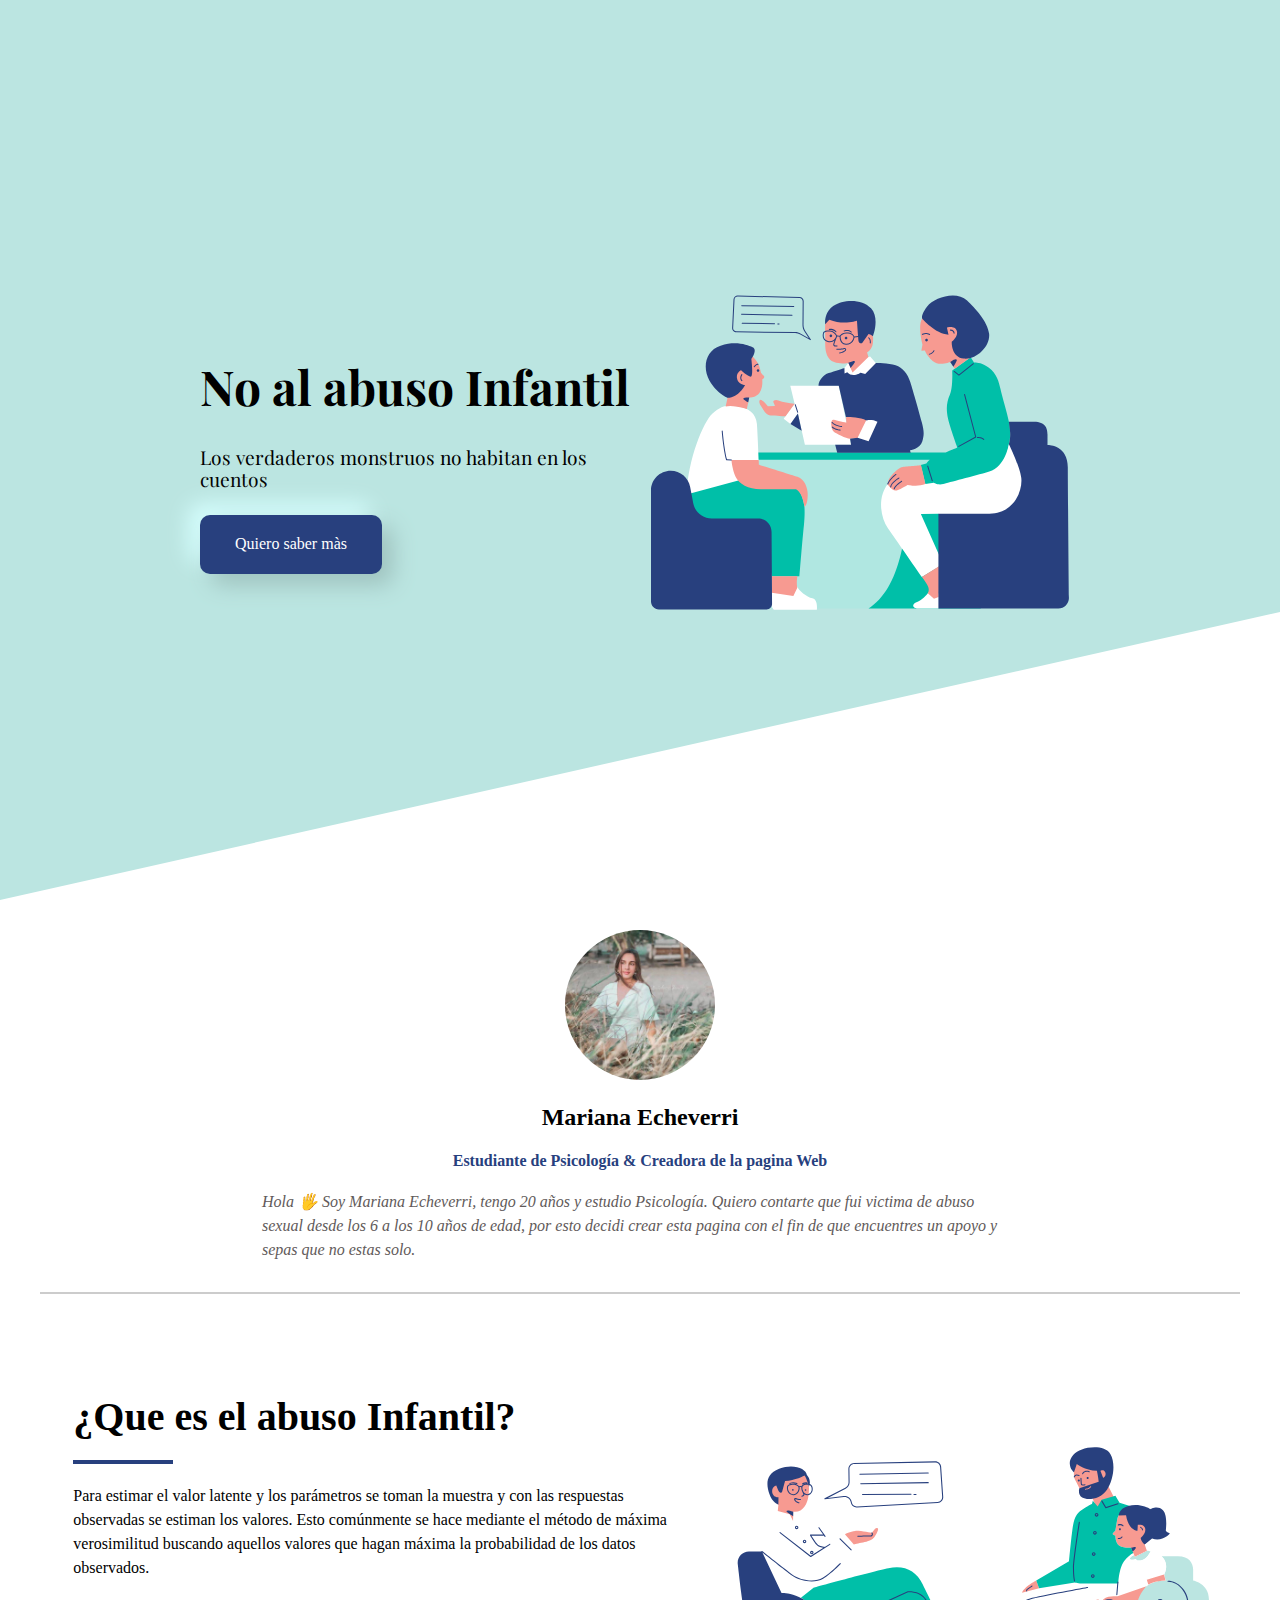
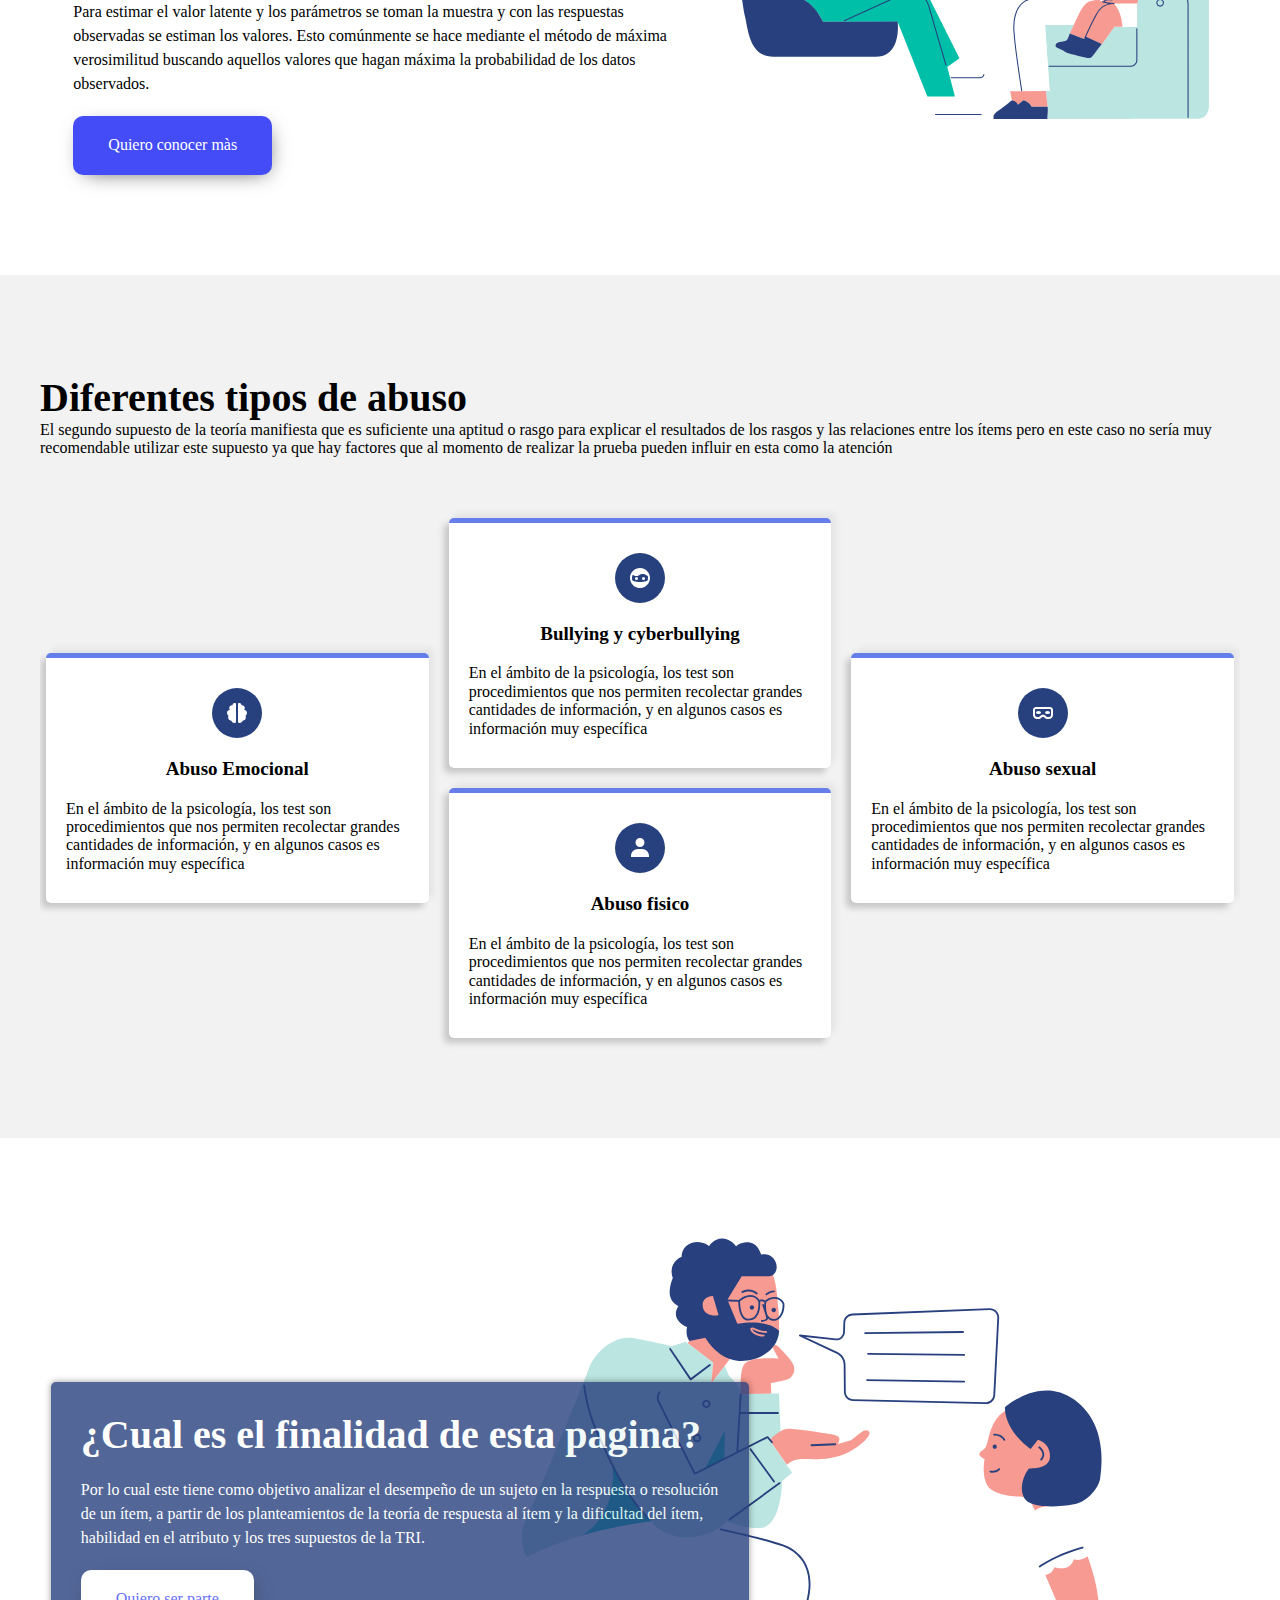
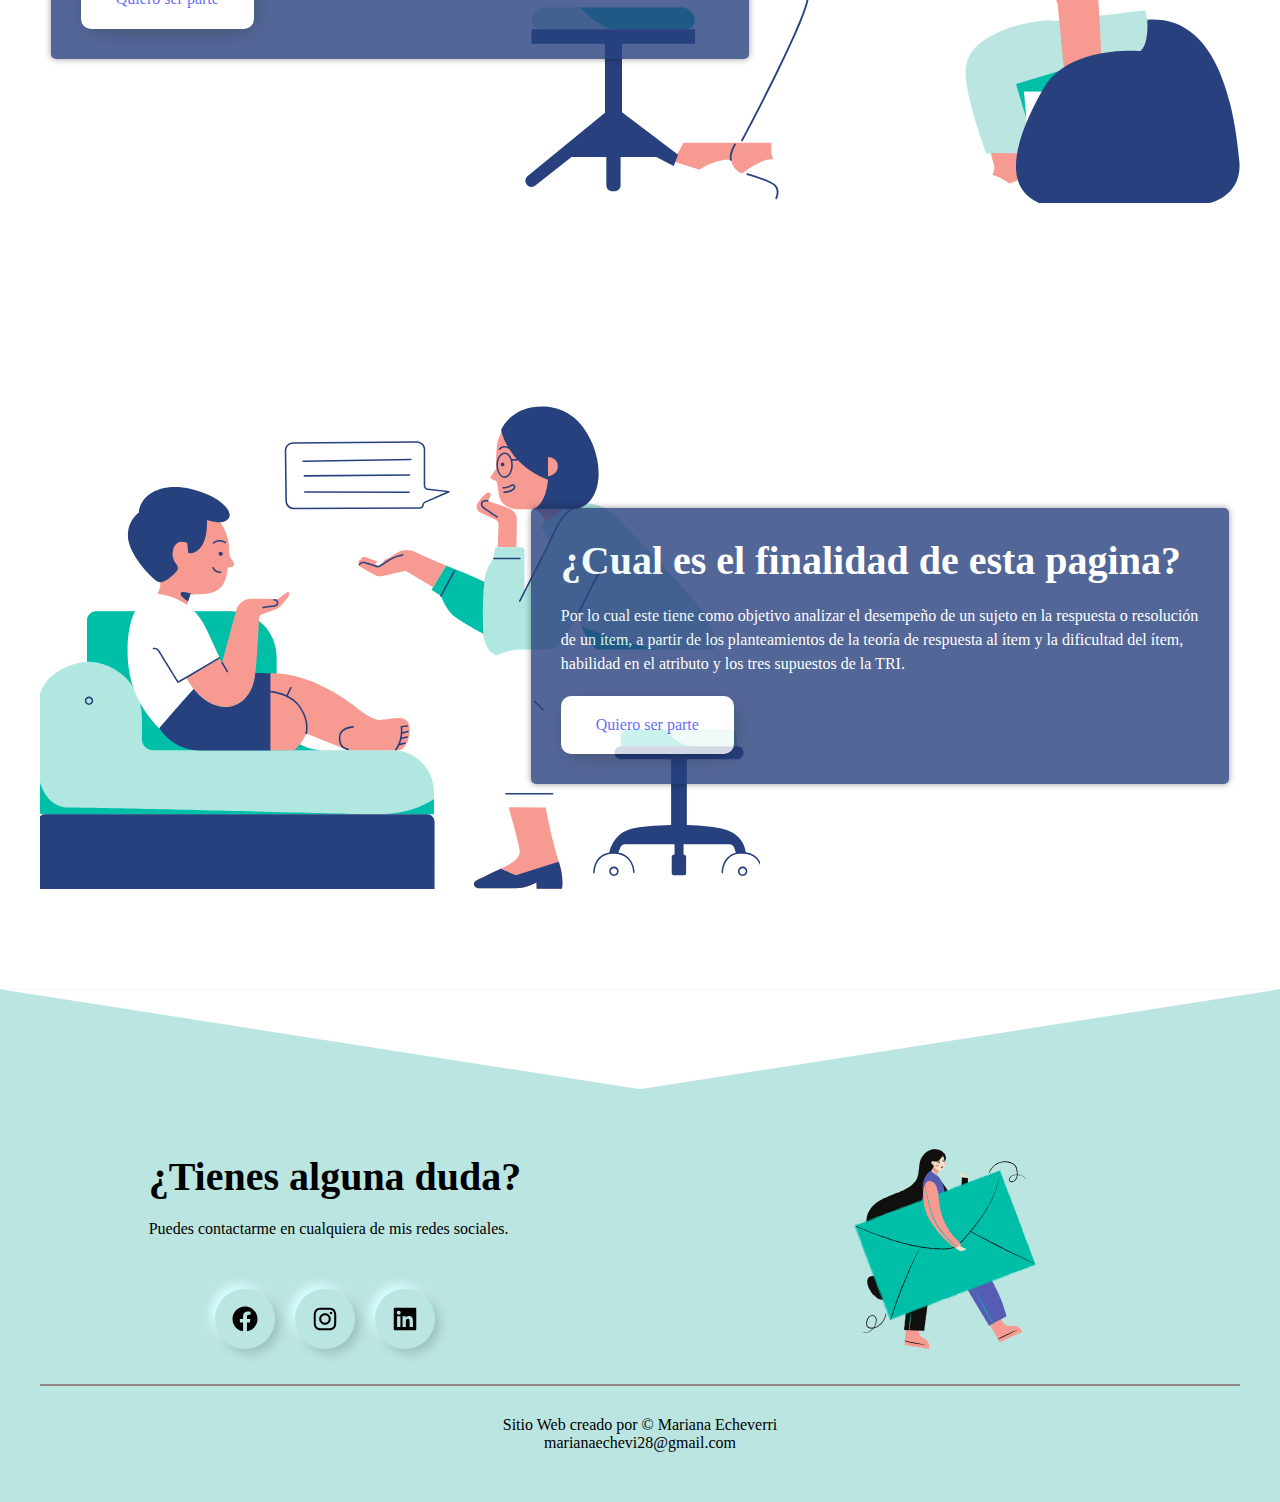
<file: index.html>
<!DOCTYPE html>
<html>

<head>
	<meta charset="utf-8">
		<meta name="viewport" content="width=device-width, initial-sacale=1.0">

	<title>Rival Mind</title>

	<link rel="shortcut icon" type="image/x-icon" href="pestañita.ico">
		 <link rel="stylesheet" href="Normalize.css"> 	
		 <link rel="stylesheet" href="style.css"> 
</head>

<body>

	<header class="hero">


		<div class="hero__container">

			<div class="hero__texts">

				<h1 class="hero__title">No al abuso Infantil</h1>

				<p class="her__copy">Los verdaderos monstruos no habitan en los cuentos</p>

				<a href="#" class="hero__cta"> Quiero saber màs</a>

			</div>

			<img src="fond.svg" class="hero__img" height="400">

		</div>

	</header>

	<main class="main">

		<section class="instructor container">


				<div class="instructor__container">
					
					<img src="Mariana.jpg" class="instructor__img" alt="">
				<h2 class="instructor__name">Mariana Echeverri</h2>
				<p class="instructor__tag">Estudiante de Psicología & Creadora de la pagina Web</p>
				<p class="instructor__paragraph">Hola 🖐 Soy Mariana Echeverri, tengo 20 años y estudio Psicología. Quiero contarte que fui victima de abuso sexual desde los 6 a los 10 años de edad, por esto decidi crear esta pagina con el fin de que encuentres un apoyo y sepas que no estas solo.</p>

				</div>

		</section>
		


		<section class="about container">
			<div class="about__course">

				<h2 class="title title--border"> ¿Que es el abuso Infantil?</h2>

				<p class="about__paragraph">Para estimar el valor latente y los parámetros se toman la muestra y con las respuestas observadas se estiman los valores. Esto comúnmente se hace mediante el método de máxima verosimilitud buscando aquellos valores que hagan máxima la probabilidad de los datos observados. </p>
				<p class="about__paragraph">Para estimar el valor latente y los parámetros se toman la muestra y con las respuestas observadas se estiman los valores. Esto comúnmente se hace mediante el método de máxima verosimilitud buscando aquellos valores que hagan máxima la probabilidad de los datos observados. </p>
				<a href="#" class="cta">Quiero conocer màs</a>
			</div>

			<figure class="about__picture">

				<img src="nido.svg" class="about__img">

			</figure>
		</section>

		<section class="card">
			<div class="container">
				
				<h2 class="title">Diferentes tipos de abuso</h2>

				<p class=" card copy">El segundo supuesto de la teoría manifiesta que es suficiente una aptitud o rasgo para explicar el resultados de los rasgos y las relaciones entre los ítems pero en este caso no sería muy recomendable utilizar este supuesto ya que hay factores que al momento de realizar la prueba pueden influir en esta como la atención</p>

				<div class="card__container">
					

					<div class="card__item">

						<figure class="card__img">
							<img src="fisico.svg" class="card__picture">
						</figure>

						<h3 class="card__title">Abuso fisico</h3>

						<p class="card__paragraph">En el ámbito de la psicología, los test son procedimientos que nos permiten recolectar grandes cantidades de información, y en algunos casos es información muy específica</p>

					</div>


					<div class="card__item">

						<figure class="card__img">
							<img src="sexual.svg" class="card__picture">
						</figure>

						<h3 class="card__title">Abuso sexual</h3>

						<p class="card__paragraph">En el ámbito de la psicología, los test son procedimientos que nos permiten recolectar grandes cantidades de información, y en algunos casos es información muy específica</p>

					</div>


					<div class="card__item">

						<figure class="card__img">
							<img src="cerebro.svg" class="card__picture">
						</figure>

						<h3 class="card__title">Abuso Emocional</h3>

						<p class="card__paragraph">En el ámbito de la psicología, los test son procedimientos que nos permiten recolectar grandes cantidades de información, y en algunos casos es información muy específica</p>

					</div>


					<div class="card__item">

						<figure class="card__img">
							<img src="bullying.svg" class="card__picture">
						</figure>

						<h3 class="card__title">Bullying y cyberbullying</h3>

						<p class="card__paragraph">En el ámbito de la psicología, los test son procedimientos que nos permiten recolectar grandes cantidades de información, y en algunos casos es información muy específica</p>

					</div>


				</div>

			</div>
		</section>


	<section class="course container">
		<figure class="course__picture">
			<img src="finalidad.svg" class="course__img">
		</figure>

		<div class="course__about">

			<h2 class="title">¿Cual es el finalidad de esta pagina?</h2>
			<p class="about__paragraph">Por lo cual este tiene como objetivo  analizar el desempeño de un sujeto en la respuesta o resolución de un ítem, a partir de los planteamientos de la teoría de respuesta al ítem y la dificultad del ítem, habilidad en el atributo y los tres supuestos de la TRI. </p>

			<a href="#" class="cta">Quiero ser parte</a>
		</div>
	</section>

<section class="course container">
		<figure class="course__picture course__picture--right">
			<img src="hablando.svg" class="course__img course__img__reverse">
		</figure>

		<div class="course__about course__about--left">
			<h2 class="title">¿Cual es el finalidad de esta pagina?</h2>
			<p class="about__paragraph">Por lo cual este tiene como objetivo  analizar el desempeño de un sujeto en la respuesta o resolución de un ítem, a partir de los planteamientos de la teoría de respuesta al ítem y la dificultad del ítem, habilidad en el atributo y los tres supuestos de la TRI.</p>

			<a href="#" class="cta">Quiero ser parte</a>
		</div>
	</section>
	</main>


	<footer class="footer">
		<div class="footer__container container">
			
			<div class="footer__contact">
				<div class="footer__text">

					<h2 class="title">¿Tienes alguna duda?</h2>
					<p class="footer__copy">Puedes contactarme en cualquiera de mis redes sociales.</p>

					<div class="footer__social">
						<a class="footer__link" target="_blank" href="https://www.facebook.com/marianavi28/">
							<img src="facebook.svg" class="footer__icon">
						</a>

						<a href="https://www.instagram.com/__marianae__/" target="_blank" class="footer__link">
							<img src="instagram.svg" class="footer__icon">
						</a>

						<a href="https://www.linkedin.com/in/marianaecheverri/"class="footer__link" target="_blank">
							<img src="linkedin.svg"class="footer__icon">
						</a>
					</div>

				</div>

				<figure class="footer__picture">
					<img src="mail1.svg" class="footer__img">
				</figure>

			</div>

			<p class="footer__copyright">
				Sitio Web creado por &copy; Mariana Echeverri
			</p>
			<p class="footer__mail"></p>

		</div>
	</footer>


</body>
</html>
</file>
<file: style.css>
@import url('https://fonts.googleapis.com/css2?family=Shadows+Into+Light&display=swap');
@import url('https://fonts.googleapis.com/css2?family=Playfair+Display&display=swap');
@import url('https://fonts.googleapis.com/css2?family=Cinzel:wght@600&family=Playfair+Display&display=swap');

:root{
	--color-primary: #27407e;
	--color-title: #000;
	--align-title: left;
	--padding-container: 100px 0;
	--will-container: 90%;
	--max-width-container: 1200px;
	--color-btn: #444CF7;
	--text-btn: #fff;
	--padding-btn: 20px 35px;
	--height-shape: 18em;
}

body{ 
	background-color: #bbe5e1;
	/*opacity: 1;
	background-image:  radial-gradient(#444CF7 1px, transparent 1px), radial-gradient(#444CF7 1px, #E5E5F7 1px);
	background-size: 40px 40px;
	background-position: 0 0,20px 20px;*/
}

.container {
	width: var(--width-container);
	max-width: var(--max-width-container);	
	padding: var(--padding-container);
	margin: 0 auto;
	overflow: hidden;
}

.hero{
	height: 100vh;
	min-height: 500px;
	position: relative;
	--padding-container: 0;
	padding: 0 200px;
} 

.hero::after{
	content: "";
	display: block;
	position: absolute;
	height: var(--height-shape);
	width: 100%;
	bottom: 0;
	left: 0;
	background: #fff;
	z-index: -1;
	clip-path: polygon(0 100%,100% 100%,100% 0);
}

.hero__container{
	display: grid ;
	height: 100%;
	grid-template-columns: 2fr 2fr;
	place-items: center;
 	gap:0px;
}  

.hero__title{
	font-size: 3rem;
	font-family: 'Cinzel', serif;
	font-family: 'Playfair Display', serif;
}

.her__copy{
	font-family: 'Playfair Display', serif;
	font-size: 1.2rem;
	 margin:25px 0; 


}

.hero__cta{
	display: inline-block;
	color: #fff;
	padding: var(--padding-btn);
	text-align: center;
	text-decoration: none;
	box-shadow:  11px 11px 22px #7a7a7a,
             -11px -11px 22px #a4a4a4;
    border-radius: 10px;
    background: #28407e;
	box-shadow:  11px 11px 22px #9fc3bf,
             -11px -11px 22px #d7ffff;
}

.hero__img{
	width: 95%;
}

/*Main*/

.main{
	background: #fff;
}

.title{
	font-size: 2.5rem;
	text-align: var(--align-title);
	color: var(--color-title);
}

.title--border::after{
	content: "";
	display: block;
	width: 100px;
	margin-top: 20px;
	height: 4px;
	background-color: var(--color-primary); 
}

.cta{
	display: inline-block;
	background: var(--color-btn);
	color: var(--text-btn);
	padding: var(--padding-btn);
	text-align: center;
	text-decoration: none;
	border-radius: 10px;
	-webkit-box-shadow: 3px 5px 21px -9px rgba(0,0,0,0.75);
	-moz-box-shadow: 3px 5px 21px -9px rgba(0,0,0,0.75);
	box-shadow: 3px 5px 21px -9px rgba(0,0,0,0.75);
}

/*Instructor*/

.instructor{
	text-align: center;
	border-bottom: 2px solid #ccc;
	--padding-container: 30px 60px;
}	

.instructor__container{
	width: 70%;
	margin: 0 auto;	
}	

.instructor__name{
	margin: 20px 0;
}

.instructor__tag{
	font-weight: 700;
	color: var(--color-primary);
	margin-bottom: 20px;
}

.instructor__paragraph{
	text-align: left;
	line-height: 1.5;
	font-style: italic;
	color: #615a5a;
}

.instructor__img{
	width: 150px;
	height: 150px;
	border-radius: 50%;
	object-fit: cover;
	object-position: top;
}

/*About*/

.about{
	display: grid;
	grid-template-columns: 5fr 4fr;
	place-items: center;
}

.about__course{
	width: 90%;
}

.about__paragraph{
	margin: 20px 0;
	line-height: 1.5;
	font-weight: 300;
}

.about__picture{
	text-align: center;
}
.about__img{
	width: 95%;
}
 
/*card*/

.card{
	background: #f2f2f2;
} 

.card__copy{
	margin-top: 20px;
}

.card__container{
	width: 99%;
	margin: 0 auto;
	margin-top: 60px;
	display: grid;
	grid-template-columns: repeat(3, 1fr);
	grid-template-rows: repeat(4,1fr);
	gap: 20px;	
	grid-template-areas: 
	".      card1     .    "
	"card2  card1     card3"
	"card2  card4     card3"
	".      card4     .    "
}
.card__item{
	padding: 10px 20px;
	background: #fff;
	border-top: 5px solid #667eea;
	/*box-shadow: 0 0 3px rgba(0, 0, 0, .5);*/
	display: flex;
	flex-direction: column;
	align-items: center;
	font-size: 16px;
	border-radius: 5px;
box-shadow:  -5px 5px 6px #c7c7c7,
             5px -5px 6px #e5e5e5;
}

.card__img{
	background: var(--color-primary);
	margin-top: 20px;
	width: 50px;
	height: 50px;
	border-radius: 50%;
	display: flex;
	justify-content: center;
	align-items: center;
}

.card__title{
	margin: 20px 0;
	font-size: 19px;
}

.card__paragraph{
	font-weight: 300;
	margin-bottom: 20px;
}



.card__item:nth-last-of-type(1){
	grid-area: card1;	
}

.card__item:nth-last-of-type(2){
	grid-area: card2;	
}

.card__item:nth-last-of-type(3){
	grid-area: card3;	
}

.card__item:nth-last-of-type(4){
	grid-area: card4;	
}

/*course*/

.course{
	--color-title: #fff;
	--color-btn: #fff;
	--text-btn: #444cf7;
	color: var(--color-title);
	display: grid;
	grid-template-columns: repeat(5, 1fr);
	grid-template-rows: repeat(5, 1fr);
	/*align-items: center;*/
}

.course__about{
	border-radius: 5px;

	z-index: 100;
	align-self: center;
	width: 97%;
	margin: 0 auto;
	padding: 30px;
	box-shadow: 0 0 6px rgba(0, 0, 0, .5);
	background: var(--color-primary);
	grid-column: 1/4;
	grid-row: 2/-2;
	opacity: 80%;
}
 
.course__picture{
	margin: 0;
	grid-column: 3/-1;
	grid-row: 1/-1;
}
.course__img{
	width: 100%;
	height: 100%;
	object-fit: cover;	
}

.course__img__reverse{
 transform: scaleX(-1);
}

.course__picture--right{
	grid-column: 1/4;
}

.course__about--left{
	grid-column: 3/-1;

}
/*footer*/

.footer{
	position: relative;
	--padding-container: 160px 0 50px; 
}

.footer::before{
	content: "";
	position: absolute;
	width: 100%;
	height: 100px;
	background: #fff;
	top: 0;
	left: 0;
	clip-path: polygon(0 0, 100% 0, 50% 100%);
}

.footer__contact{
	display: grid;
	grid-template-columns: repeat(2, 1fr);
	gap: 20px;
	place-items: center;
	margin-bottom: 30px;
}

.footer__social{
	display: flex;
	justify-content: center;
	padding-top: 30px;
	flex-wrap: wrap;
} 

.footer__link{
	background: #bbe5e1;
box-shadow:  5px 5px 10px #9fc3bf,
             -5px -5px 10px #d7ffff;
	width: 60px;
	height: 60px;
	/*border: 1px solid #000;*/
	border-radius: 50%;
	margin-right: 20px;
	display: flex;
	justify-content: center; 
	align-items: center;
}

.footer__copy{
	margin: 20px 0;
	font-weight: 300;
}
 
 .footer__icon{
 	width: 30px;
 }

.footer__picture{
	margin: 0;
}

.footer__img{
	width: 200px;
	height: 200px;
}

.footer__copyright{
	padding-top: 30px;
	border-top: 2px solid #918484;
	text-align: center;
}

.footer__mail::after{
	display: flex;
	justify-content: center;
	content: "marianaechevi28@gmail.com";
}

@media screen and (max-width: 768px){
	:root{
		--height-shape:14em;
	}
	.hero {
		padding: 0 30px;
	}

 
 .hero__container{
 	--padding-container: 60px 0; 
 	grid-template-columns: 1fr;
 	grid-template-rows: 2fr 1fr;
 }

 /*.hero__img{
 	order: -1;
 	height: 95%;
 }*/

 .about{
 	grid-template-columns: 1fr;
 	grid-template-rows: max-content 1fr;
 	gap: 8px;
 }

 /*.about__course{
 	width: 100%
 } 

 .about__picture{
 	order: -1;
 }
.about__img{
	width: 100%;
}*/

.card__container{
	
	grid-template-columns: repeat(2, 1fr);
	grid-template-rows: repeat(5,1fr);
	/*gap:15px;*/
	grid-template-areas: 
	"card1     ."     
	"card1  card2"    
	"card3  card2"    
	"card3  card4"
	".      card4";
}
.course{
	grid-template-columns: repeat(6, 1fr)
}

.course__about{
	grid-column: 2/6;
}

.course__about--left{
	grid-column: 2/6;
}

.course__picture{
	grid-column: 1/-1;
	width: 500px;
	height: auto;
}

.course__img__reverse{
	grid-column: 1/6;
	width: 500px;
}

.footer__contact{
	grid-template-columns: 1fr;
}

.footer__text{
	--align-title:center;
 }
/*.footer__social{
	justify-content: space-evenly;
}*/

}
</file>
